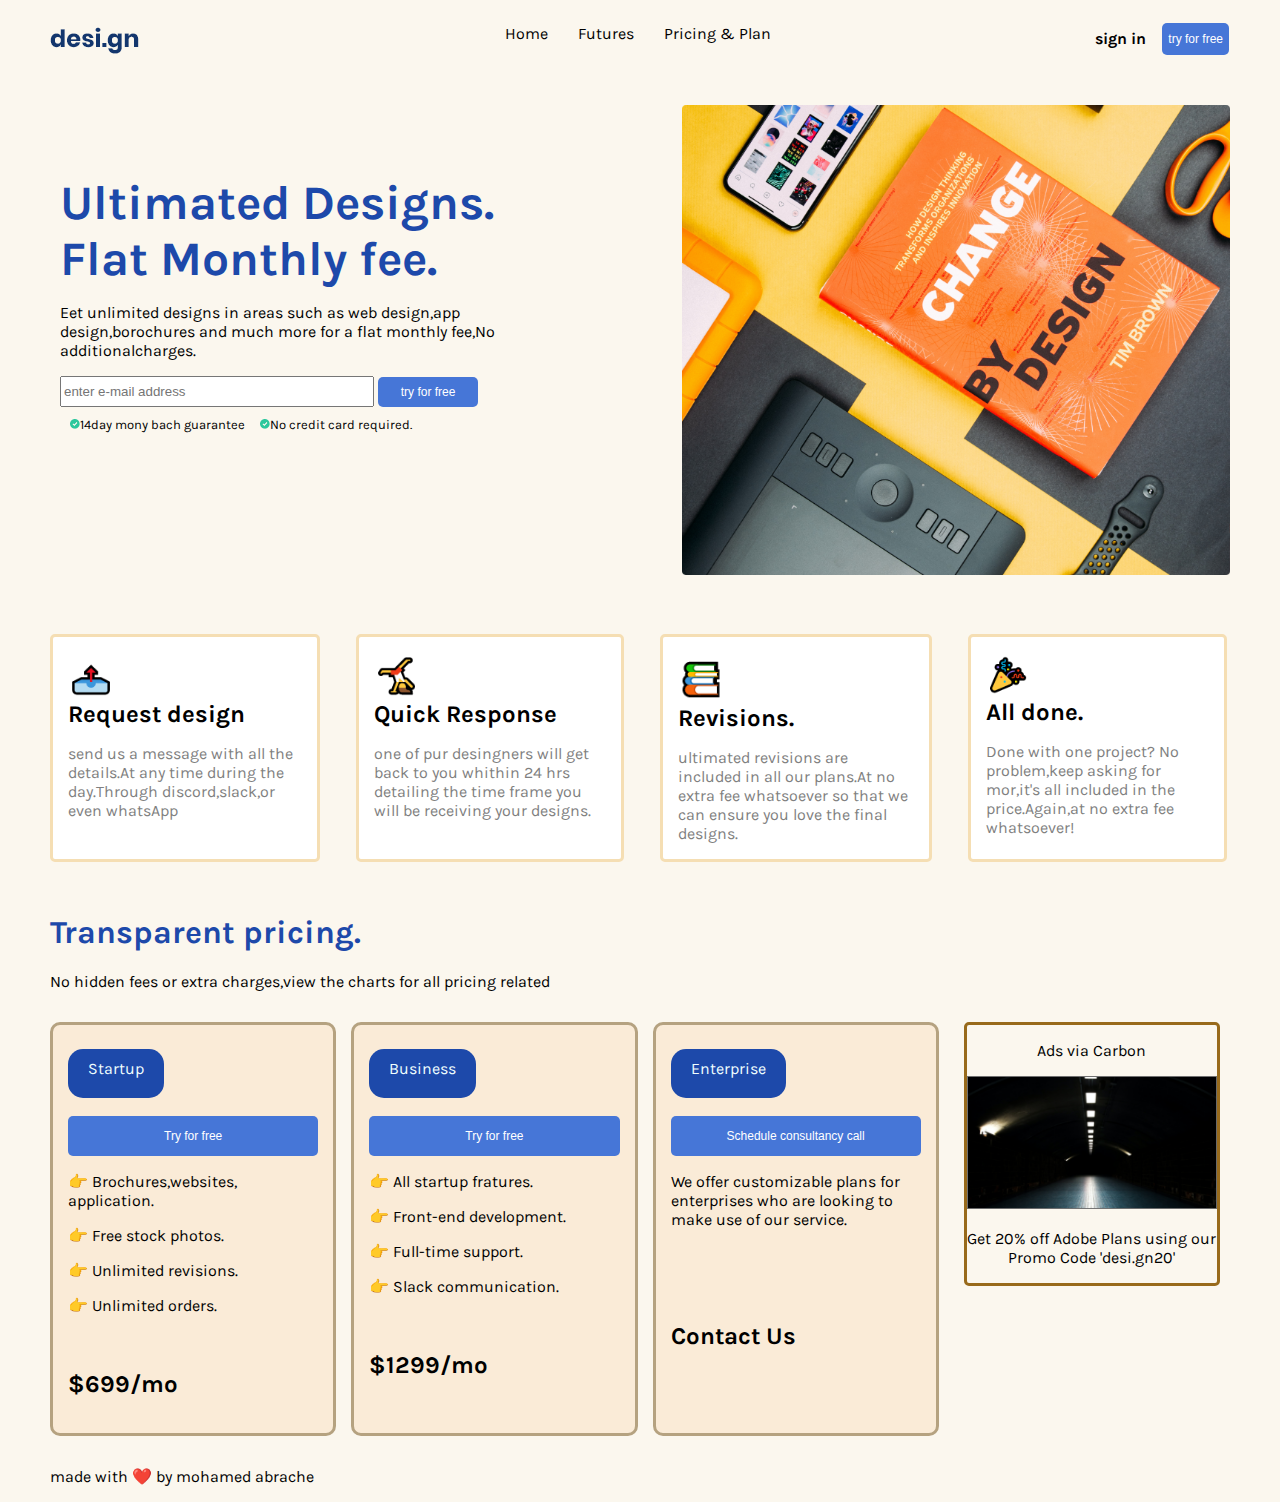
<file: index.html>
<!DOCTYPE html>
<html lang="en">
<head>
    <meta charset="UTF-8">
    <meta http-equiv="X-UA-Compatible" content="IE=edge">
    <meta name="viewport" content="width=device-width, initial-scale=1.0">
    <link rel="stylesheet"  href="inccs.css" />
    <title>desi.gn</title>
</head>
<body>
    <header>
        <div class="menu">
            <img src="images/logo.png" alt="logo">
        </div>
        <nav>
            <ul class="menu">
                <li><a href="#">Home</a></li>
                <li><a href="#">Futures</a></li>
                <li><a href="#">Pricing & Plan</a></li>
            </ul>
        </nav>
        <div class="menu">
             <h4><a href="signin.html">sign in</a></h4>
             <button type="submit">try for free</button>
        </div>
      
    </header>
    <main>
      <div class="part1">
        <section class="sec1">
        <h1>Ultimated Designs.</h1>
        <h1>Flat Monthly fee.</h1>
        <p id="texte">Eet unlimited designs in areas such as web design,app design,borochures and much more for a flat monthly fee,No additionalcharges.</p>
        <form>
              <input class="input" type="email" name="email"  placeholder="enter e-mail address">
              <button class="button" type="submit">try for free</button>
              <br>
             <p><img src="images/Checkmark.png" width="10px" alt="checkmark">14day mony bach guarantee &nbsp;&nbsp;&nbsp;
                <img src="images/Checkmark.png"width="10px" alt="checkmark">No credit card required.</p> 
        </form>
        </section>
        <div class="sec1"><img src="images/BG Hero.png"  width="100%" alt="photo of a book in a disk"></div> 
    </div>
    <div class="part2">
        
     <section class="carts">
        <img src="images/📤.png"  alt="icon">
        <h2>Request design</h2> 
        <p>send us a message with all the details.At any time during the day.Through discord,slack,or even whatsApp</p> 
    </section>

    <section class="carts">
        <img src="images/🤸.png"  alt="icon">
        <h2>Quick Response</h2> 
        <p>one of pur desingners will get back to you whithin 24 hrs detailing the time frame you will be receiving your designs.</p> 
    </section>

    <section class="carts">
        <img src="images/📚.png"  alt="icon">
        <h2>Revisions.</h2> 
        <p>ultimated revisions are included in all our plans.At no extra fee whatsoever so that we can ensure you love the final designs.</p> 
    </section>

    <section class="carts">
        <img src="images/🎉.png"  alt="icon">
        <h2>All done.</h2> 
        <p>Done with one project? No problem,keep asking for mor,it's all included in the price.Again,at no extra fee whatsoever! </p> 
    </section>

    </div>
    <h1>Transparent pricing.</h1>
    <p id="textLimit">No hidden fees or extra charges,view the charts for all pricing related </p>
    
    <div class="part3">

    <section class="carts2">
        <br>
        <a href="#">Startup</a>
        <br>
        <br>
        <br>
        <button type="submit" > Try for free </button>
        <p> &#128073 Brochures,websites, <br> application.</p>
        <p> &#128073 Free stock photos.</p>
        <p> &#128073 Unlimited revisions.</p>
        <p> &#128073 Unlimited orders.</p>
        <br>
        <h2>$699/mo</h2>
       </section>
    
       <section class="carts2">
        <br>
        <a href="#">Business</a>
        <br>
        <br>
        <br>
        <button type="submit"> Try for free </button>
        <p> &#128073 All startup fratures.</p>
        <p> &#128073 Front-end development.</p>
        <p> &#128073 Full-time support.</p>
        <p> &#128073 Slack communication.</p>
        <br>
        <h2>$1299/mo</h2>
       </section>

       <section class="carts2">
        <br>
        <a href="#">Enterprise</a>
        <br>
        <br>
        <br>
        <button type="submit"> Schedule consultancy call </button>
        <p>We offer customizable plans for enterprises who are looking to make use of our service.</p>
        <br>
        <br>
        <br>
        <h2>Contact Us</h2>
       </section>
        
       <section id="adsCart">
        <p>Ads via Carbon</p>
        <img src="images/ads.png" width="100%" alt="adobe plans">
        <p>Get 20% off Adobe Plans using our Promo Code 'desi.gn20'</p>
       </section>
    </div>
    
    </main>
    <footer>
        <p>made with ❤️ by mohamed abrache</p>
    </footer>


    
</body>
</html>
</file>
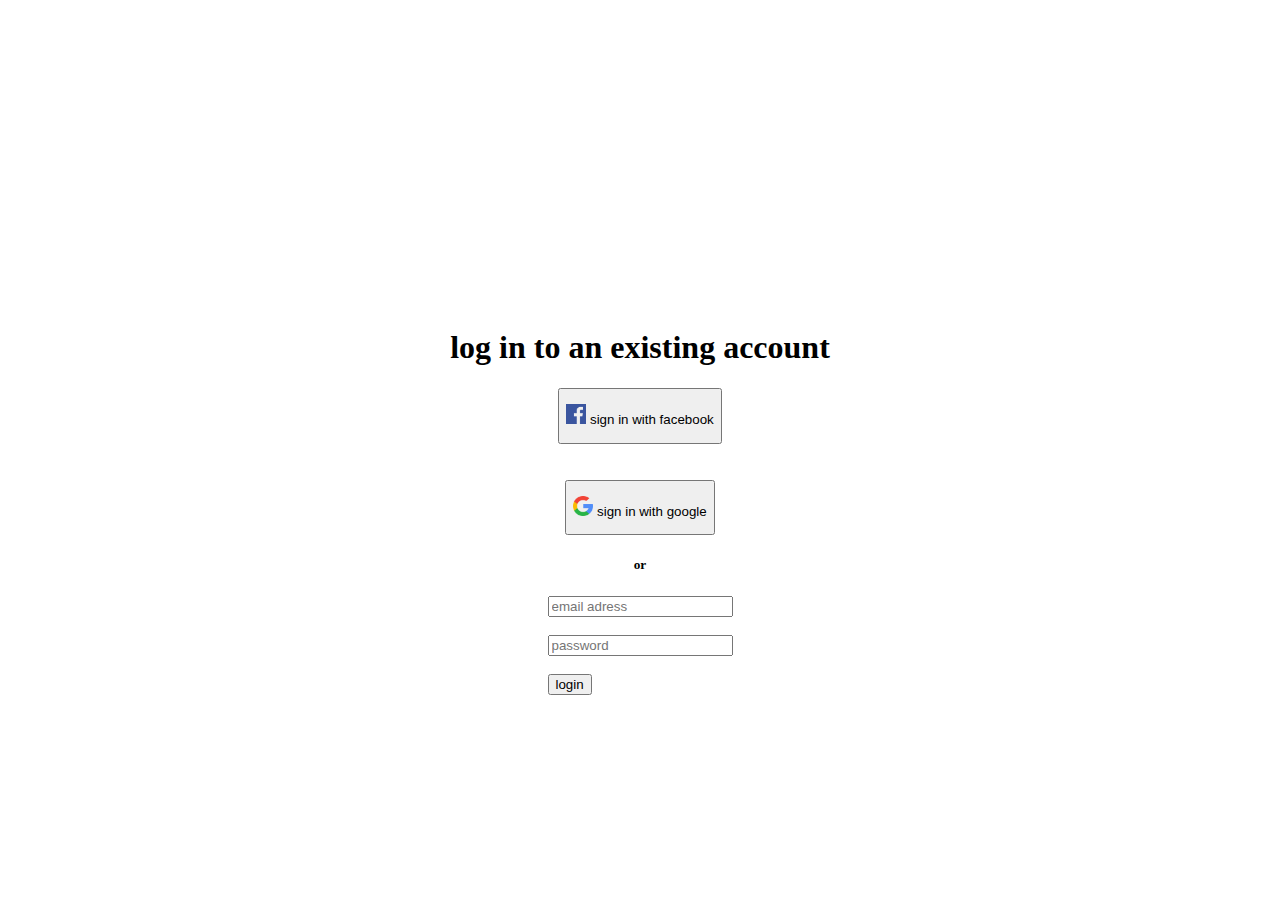
<file: login.html>
<!DOCTYPE html>
<html lang="en">
<head>
    <meta charset="UTF-8">
    <meta http-equiv="X-UA-Compatible" content="IE=edge">
    <meta name="viewport" content="width=device-width, initial-scale=1.0">
    <link rel="stylesheet" href="login.css"/>
    
    <title>login</title>
</head>
<body>
    <div class="login">
        <h1 class="content">log in to an existing account</h1>
        
        <button  class="button" type="button">
        
           <p> <img src="images/facebook.png" width="20px" alt="fb icone"> sign in with facebook</p> 
        </button>
        <br>
        <br>
        <button class="button" type="button">
            <p><img src="images/search.png" width="20px" alt="g icone"> sign in with google</p>
            
        </button>
         <h5 class="content">or</h5>
     
        <form class="content" action="#">

            <input  class="input" type="email" name="email" placeholder="email adress ">
             <br>
             <br>
            <input  class="input" type="password" name="password" placeholder="password ">
            <br>
            <br>
            <button class="submit" name="email" name="password" type="submit">login</button>

        </form>
    </div>

</body>
</html>
</file>
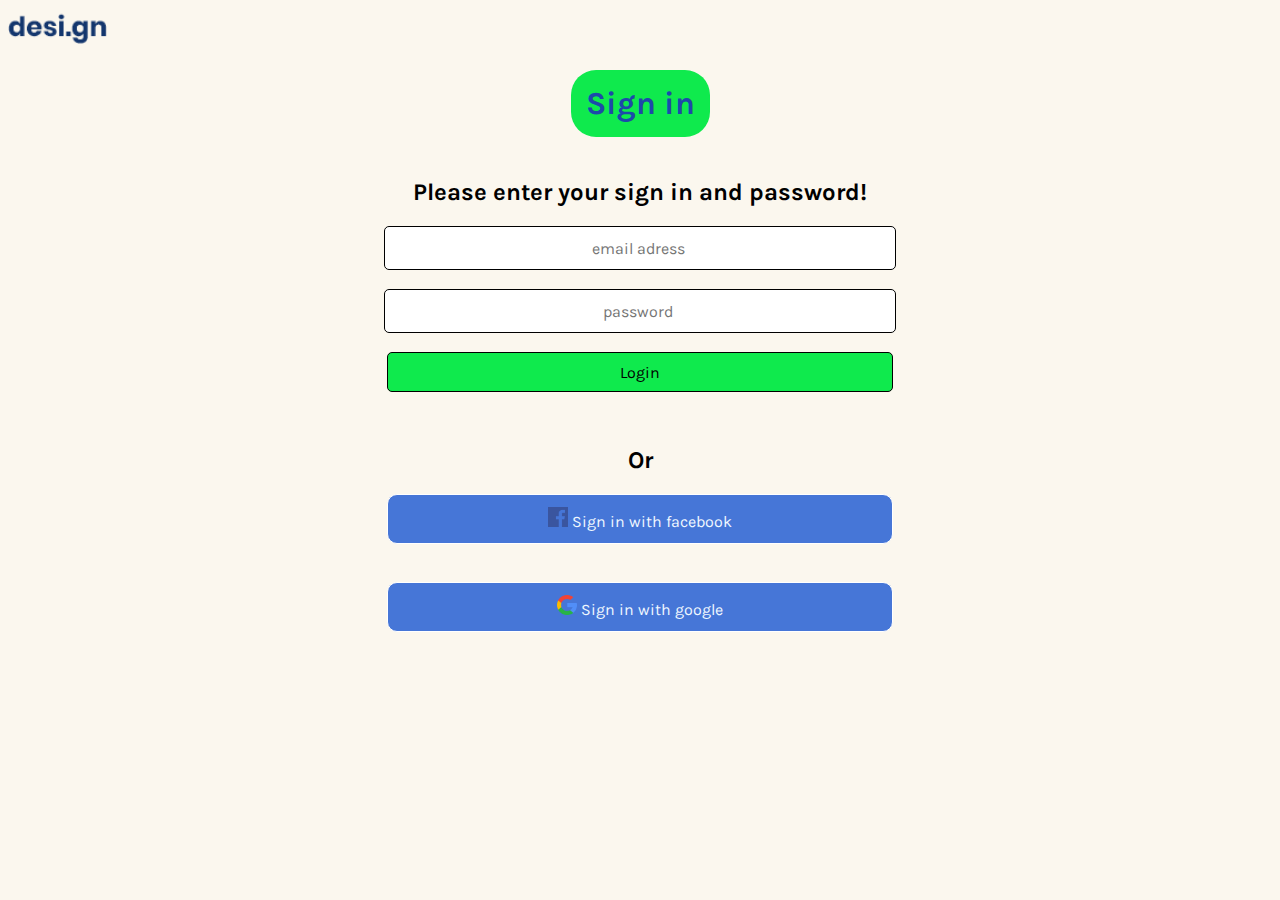
<file: signin.html>
<!DOCTYPE html>
<html lang="en">
<head>
    <meta charset="UTF-8">
    <meta http-equiv="X-UA-Compatible" content="IE=edge">
    <meta name="viewport" content="width=device-width, initial-scale=1.0">
    <link rel="stylesheet" href="signin.css"/>
    
    <title>Sign in</title>
</head>
<body>
    <header>
        <img id="logo" src="images/logo.png" alt="logo">
    </header>
    <main class="login">
        <h1> Sign in </h1>
        <h2>Please enter your sign in and password!</h2>
        
        
        <form class="content" action="#">

            <input  class="input" type="email" name="email" placeholder="email adress " required/>
             <br>
             <br>
            <input  class="input" type="password" name="password" placeholder="password " required/>
            <br>
            <br>
            <button class="input" name="email" name="password" type="submit">Login</button>
        </form>

         <h2>Or</h2> 
         
        <button  class="button" type="button">
        
           <p> <img src="images/facebook.png"  alt="fb icone"><a href="#"> Sign in with facebook</a> </p> 
        </button>
        <br>
        <br>
        <button class="button" type="button">
            <p><img src="images/search.png"  alt="g icone"> <a href="#"> Sign in with google</a></p>
            
        </button>
     

</body>
</html>
</file>
<file: inccs.css>
@import url('https://fonts.googleapis.com/css2?family=Karla&display=swap');

 h1{
    color: #1d49aa
 }
 .carts p{
    color: gray;
 }
  body{
    font-family: 'Karla', sans-serif;
    padding-left: 50px;
    padding-right: 50px;
    margin-right: auto;
    margin-left: auto;
    background-color: #FBF7EE; 
}
header img {
    margin-top: auto;
    margin-bottom: auto;
}
header{
    display: flex;
    justify-content: space-between;
}
.menu{
    background-color: #FBF7EE; 
    display: flex;
}
 a { 
    color:black;
    text-decoration: none;
}
header ul li{
   
    list-style-type: none;
    padding-left: 15px;
    padding-right: 15px;
}
header h4{
    padding-right: 15px;

}
button:hover {
    background:#1d49aa;
  }
 header>div>button{
    appearance: none;
    border: 0;
    border-radius: 5px;
    background: #4676D7;
    color: #fff;
    margin: 15px 1px;
    font-size: 12px;
    }

 main button{
        appearance: none;
        border: 0;
        border-radius: 5px;
        background: #4676D7;
        color: #fff;
       padding: 4px 10px;
        font-size: 12px;
}

.part1{
    display: flex;
    padding-top: 3%;
}
main section{

    width: 70% ;
    margin: 70px 10px;
    
}
main section h1{
    margin:0 ;
    font-size: 300% ;
}
#texte{
    width: 80%;
}

.input{
   
    height: 25px; 
    width: 50%;
    
}
.button{
    height: 30px; 
    width: 100px;
   
}
main form p{
    font-size: small;
    margin: 10px;
}
.part2{
   display: grid; 
   gap: 30px;
   grid-template-columns: auto auto auto auto ;
}
.carts{
    background-color: #fff;
    border: 3px solid wheat ;
    padding: 15px;
    border-radius: 5px;
    padding-bottom: 0;
    width: 85%;
    margin-left: 0;
    margin-right: 0;
    margin-top: 55px;
    margin-bottom: 30px;

}
.carts>img{
    width:20% ;
}
.carts>h2{
    margin: 0;
    padding: 0;
}

#textLimit{
    width: auto;
}
.part3{
    display: flex;
   width: 100%;
}
.carts2{
    background-color: antiquewhite;
    margin: 0px;
   margin: 15px;
   padding: 15px;
    border: 3px solid rgb(181, 162, 128) ;
    border-radius: 10px; 
    margin-left:0 ;
}
.carts2 a{
    background-color: #1d49aa;
    color: azure;
    border: 0 ;
    border-radius: 15px;
    padding: 20px;
    padding-top: 10px;
    text-align: center;
}
.carts2 button{
    width:100%;
    height:40px;
}

#adsCart{

    text-align: center;
    margin-top: 15px;
    border: 3px solid rgb(152, 106, 27) ;
    border-radius:5px; 
    height: 100%;
   
}

@media (max-width: 900px) {
   
    body{
         padding: 5px;

}

header{
     justify-content: center;
        display:grid;
        gap:5px;}
   
    
 .part1{
        justify-content: center;
        display: grid;
        grid-template-columns: repeat(auto-fit,minmax(200px,350px));
        gap: 20px;
        
    }
    
    .sec1{
        width:105%;
       
        }
    
    .part2{ 
       margin-top: 50px;
        justify-items: center;
        justify-content: center;
        display: grid;
        grid-template-columns: repeat(auto-fit,minmax(200px,350px));
        gap: 50px;
    }
    .carts{
        margin: 0;
        padding: 20px;
      
        
    }
   
    
    .part3{
        width: auto;
        justify-items: center;
        text-align: center;
        display: grid;
        gap: 50px;
       
    }
    #adsCart{
        width: 50%;
        height: auto;

    }
    #adsCart>img{
        width: 100% ;
       
    }
    
    .menu{
        justify-content: center;
     
    }

    
    

}
</file>
<file: login.css>
.login{
   display:grid;
   place-items: center;
   padding-top: 300px;
   
}
</file>
<file: signin.css>
@import url('https://fonts.googleapis.com/css2?family=Karla&display=swap');

#logo{
   width: 100px;
}
p>img{
   width: 20px;
}

*{
   font-family: 'Karla', sans-serif;
}
body{
   font-family: 'Karla', sans-serif;
   background-color: #FBF7EE; 
}
h1{

   padding: 15px;
   border-radius: 25px;
   background-color: rgb(15, 234, 77) ;
   color: #1d49aa;
}
p{
  margin: 0px;
  }
.button{
   border:solid 1px;
   background: #4676D7;
   color: #fff;
   width: 40%;
   height: 50px;
   justify-items: center;
   border-radius: 10px;
   
}
.login{
   text-align: center;
   justify-items: center;
   display: grid; 
   grid-template-rows: auto ;
}
.content{
   text-align: center;
   width:100% ;
   height:200px ;
}
.input{
   border: 1px solid ;
   font-size: medium;
   text-align: center;
   width: 40%;
   height: 20%;
   border-radius: 5px;
}
p{
   font-size: medium;
}
form>button{
   background-color: rgb(15, 234, 77);
}
a{
   text-decoration: none;
   color: aliceblue;
}
@media(max-width: 600px){
   header{
      display: flex;
      justify-content: center;
   }
   .input{
     width: 90%;
   }
   .button{
      width: 100%;
   }
}
</file>
